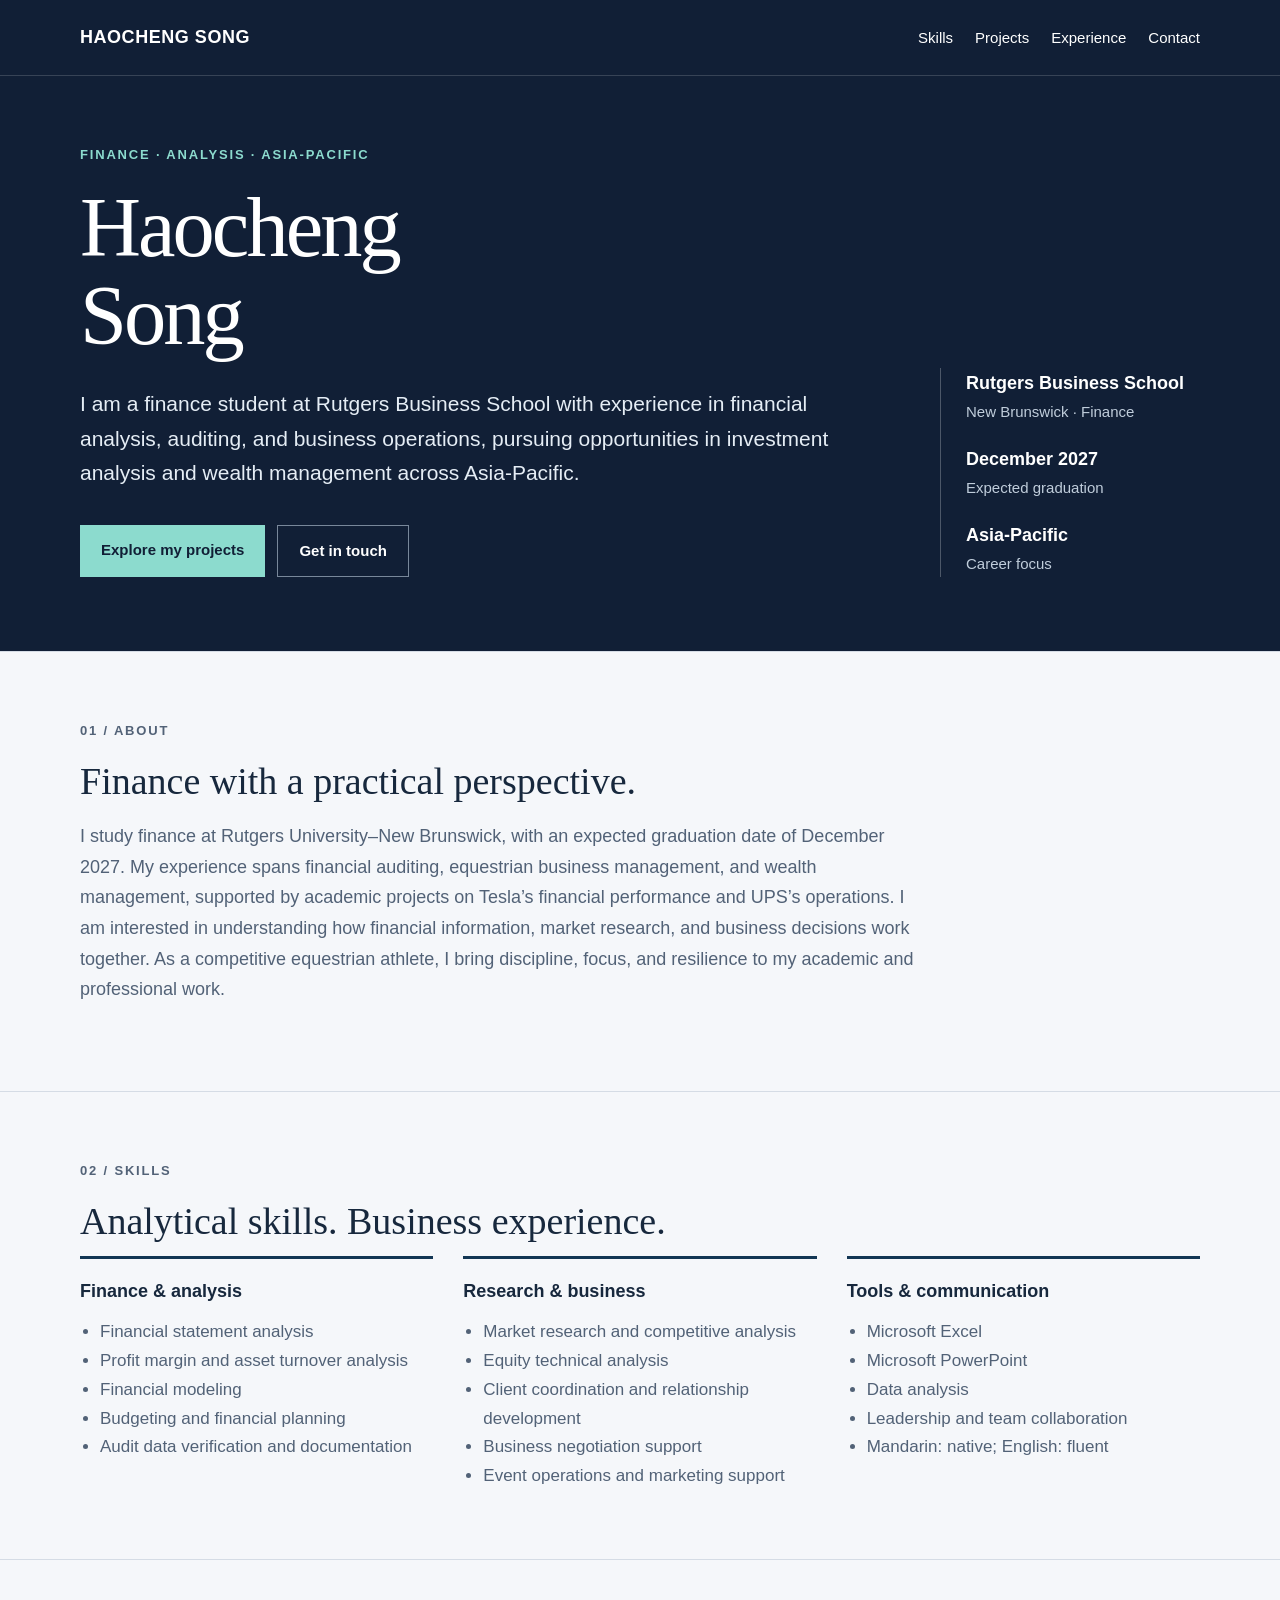
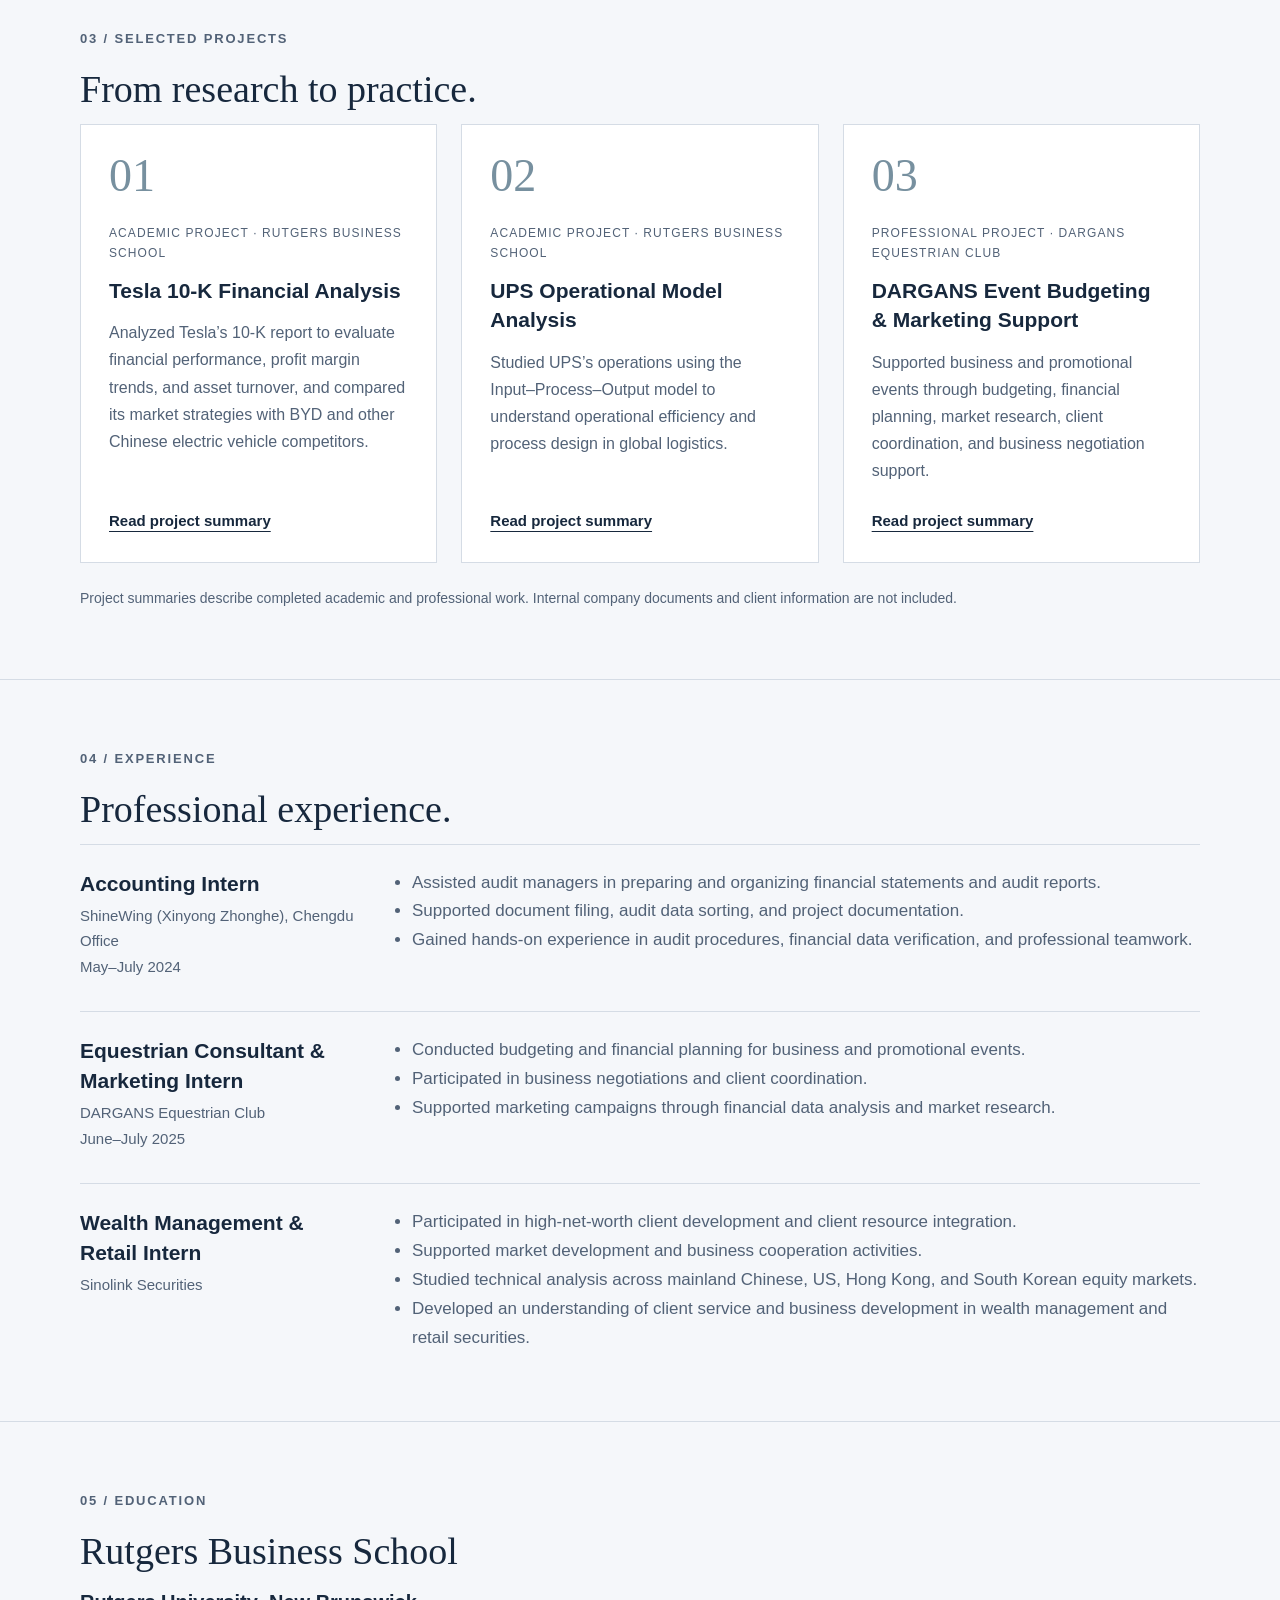
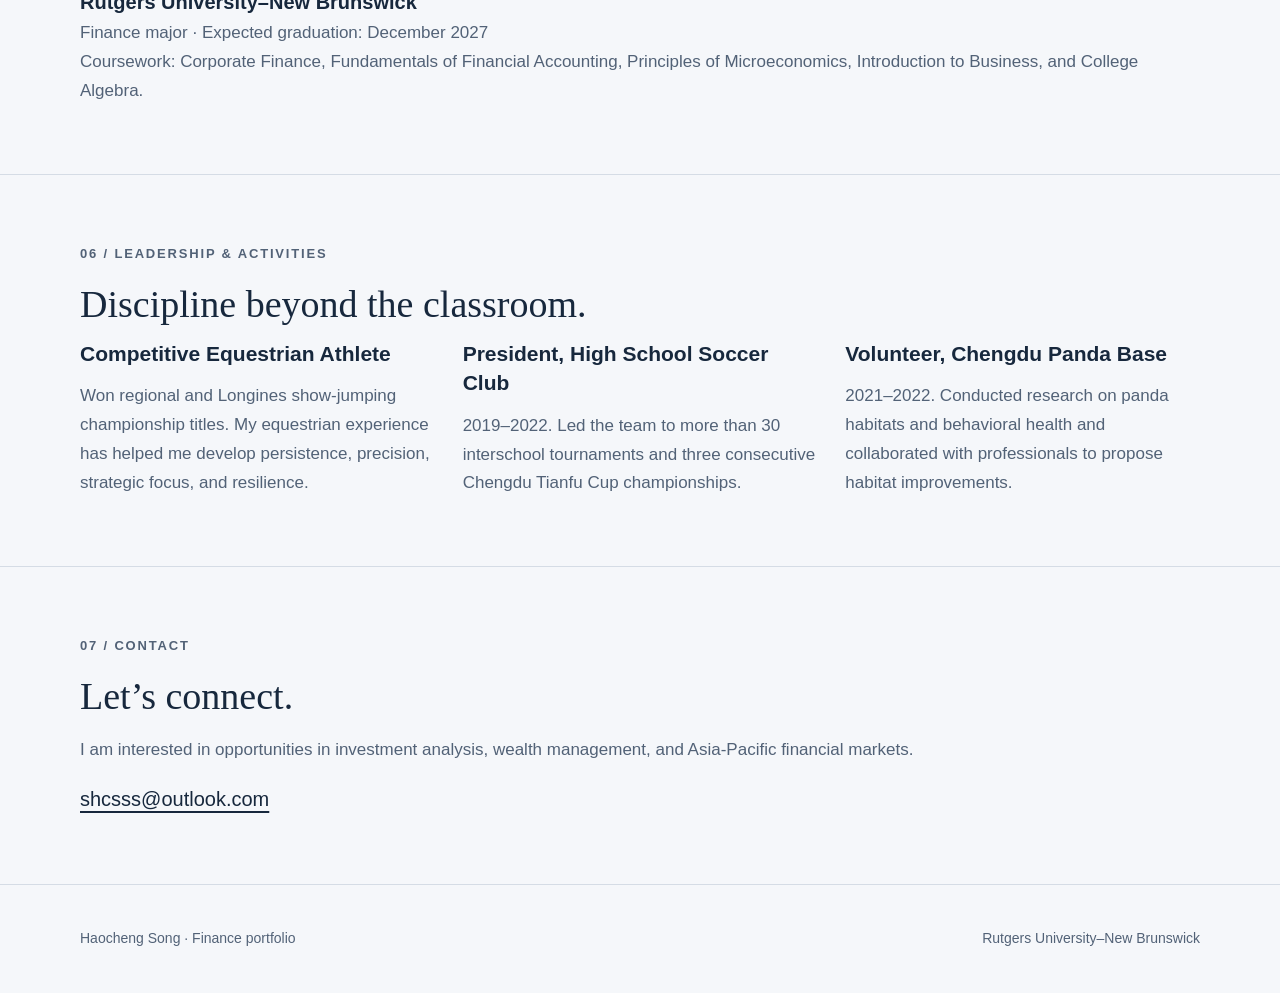
<file: index.html>
<!doctype html><html lang="en"><head><meta charset="utf-8"><meta name="viewport" content="width=device-width,initial-scale=1"><title>Haocheng Song | Finance Portfolio</title><meta name="description" content="I am a finance student at Rutgers Business School with experience in financial analysis, auditing, and business operations, pursuing opportunities in investment analysis and wealth management across Asia-Pacific."><link rel="icon" type="image/svg+xml" href="data:image/svg+xml,%3Csvg xmlns='http://www.w3.org/2000/svg' viewBox='0 0 32 32'%3E%3Crect width='32' height='32' rx='5' fill='%23111f36'/%3E%3Ctext x='16' y='23' text-anchor='middle' font-family='Georgia' font-size='23' fill='%238cdbce'%3EH%3C/text%3E%3C/svg%3E"><link rel="stylesheet" href="styles.css"></head><body><a class="skip" href="#main">Skip to content</a><header><nav class="wrap" aria-label="Main navigation"><a class="brand" href="index.html">HAOCHENG SONG</a><div class="nav-links"><a href="index.html#skills">Skills</a><a href="index.html#projects">Projects</a><a href="index.html#experience">Experience</a><a href="index.html#contact">Contact</a></div></nav></header><main id="main"><section class="hero" id="statement"><div class="wrap"><div class="hero-grid"><div><p class="eyebrow">Finance · Analysis · Asia-Pacific</p><h1>Haocheng<br>Song</h1><p class="statement">I am a finance student at Rutgers Business School with experience in financial analysis, auditing, and business operations, pursuing opportunities in investment analysis and wealth management across Asia-Pacific.</p><div class="hero-bottom"><a class="button" href="#projects">Explore my projects</a><a class="button secondary" href="#contact">Get in touch</a></div></div><aside class="meta" aria-label="Profile details"><p><strong>Rutgers Business School</strong>New Brunswick · Finance</p><p><strong>December 2027</strong>Expected graduation</p><p><strong>Asia-Pacific</strong>Career focus</p></aside></div></div></section><section id="about"><div class="wrap"><p class="eyebrow">01 / About</p><h2>Finance with a practical perspective.</h2><p class="about-copy">I study finance at Rutgers University–New Brunswick, with an expected graduation date of December 2027. My experience spans financial auditing, equestrian business management, and wealth management, supported by academic projects on Tesla’s financial performance and UPS’s operations. I am interested in understanding how financial information, market research, and business decisions work together. As a competitive equestrian athlete, I bring discipline, focus, and resilience to my academic and professional work.</p></div></section><section id="skills"><div class="wrap"><p class="eyebrow">02 / Skills</p><h2>Analytical skills. Business experience.</h2><div class="skills"><div class="skill-group"><h3>Finance &amp; analysis</h3><ul><li>Financial statement analysis</li><li>Profit margin and asset turnover analysis</li><li>Financial modeling</li><li>Budgeting and financial planning</li><li>Audit data verification and documentation</li></ul></div><div class="skill-group"><h3>Research &amp; business</h3><ul><li>Market research and competitive analysis</li><li>Equity technical analysis</li><li>Client coordination and relationship development</li><li>Business negotiation support</li><li>Event operations and marketing support</li></ul></div><div class="skill-group"><h3>Tools &amp; communication</h3><ul><li>Microsoft Excel</li><li>Microsoft PowerPoint</li><li>Data analysis</li><li>Leadership and team collaboration</li><li>Mandarin: native; English: fluent</li></ul></div></div></div></section><section id="projects"><div class="wrap"><p class="eyebrow">03 / Selected projects</p><h2>From research to practice.</h2><div class="projects"><article class="project"><div class="number" aria-hidden="true">01</div><p class="tag">Academic project · Rutgers Business School</p><h3>Tesla 10-K Financial Analysis</h3><p>Analyzed Tesla’s 10-K report to evaluate financial performance, profit margin trends, and asset turnover, and compared its market strategies with BYD and other Chinese electric vehicle competitors.</p><a href="tesla-analysis.html">Read project summary</a></article><article class="project"><div class="number" aria-hidden="true">02</div><p class="tag">Academic project · Rutgers Business School</p><h3>UPS Operational Model Analysis</h3><p>Studied UPS’s operations using the Input–Process–Output model to understand operational efficiency and process design in global logistics.</p><a href="ups-operations.html">Read project summary</a></article><article class="project"><div class="number" aria-hidden="true">03</div><p class="tag">Professional project · DARGANS Equestrian Club</p><h3>DARGANS Event Budgeting &amp; Marketing Support</h3><p>Supported business and promotional events through budgeting, financial planning, market research, client coordination, and business negotiation support.</p><a href="dargans-business.html">Read project summary</a></article></div><p class="note">Project summaries describe completed academic and professional work. Internal company documents and client information are not included.</p></div></section><section id="experience"><div class="wrap"><p class="eyebrow">04 / Experience</p><h2>Professional experience.</h2><div class="experience-list"><article class="experience-item"><div><h3>Accounting Intern</h3><p>ShineWing (Xinyong Zhonghe), Chengdu Office</p><p>May–July 2024</p></div><ul><li>Assisted audit managers in preparing and organizing financial statements and audit reports.</li><li>Supported document filing, audit data sorting, and project documentation.</li><li>Gained hands-on experience in audit procedures, financial data verification, and professional teamwork.</li></ul></article><article class="experience-item"><div><h3>Equestrian Consultant &amp; Marketing Intern</h3><p>DARGANS Equestrian Club</p><p>June–July 2025</p></div><ul><li>Conducted budgeting and financial planning for business and promotional events.</li><li>Participated in business negotiations and client coordination.</li><li>Supported marketing campaigns through financial data analysis and market research.</li></ul></article><article class="experience-item"><div><h3>Wealth Management &amp; Retail Intern</h3><p>Sinolink Securities</p><p></p></div><ul><li>Participated in high-net-worth client development and client resource integration.</li><li>Supported market development and business cooperation activities.</li><li>Studied technical analysis across mainland Chinese, US, Hong Kong, and South Korean equity markets.</li><li>Developed an understanding of client service and business development in wealth management and retail securities.</li></ul></article></div></div></section><section id="education"><div class="wrap"><p class="eyebrow">05 / Education</p><h2>Rutgers Business School</h2><div class="education"><div><p><strong>Rutgers University–New Brunswick</strong>Finance major · Expected graduation: December 2027</p><p>Coursework: Corporate Finance, Fundamentals of Financial Accounting, Principles of Microeconomics, Introduction to Business, and College Algebra.</p></div></div></div></section><section id="leadership"><div class="wrap"><p class="eyebrow">06 / Leadership & activities</p><h2>Discipline beyond the classroom.</h2><div class="leadership-grid"><article><h3>Competitive Equestrian Athlete</h3><p>Won regional and Longines show-jumping championship titles. My equestrian experience has helped me develop persistence, precision, strategic focus, and resilience.</p></article><article><h3>President, High School Soccer Club</h3><p>2019–2022. Led the team to more than 30 interschool tournaments and three consecutive Chengdu Tianfu Cup championships.</p></article><article><h3>Volunteer, Chengdu Panda Base</h3><p>2021–2022. Conducted research on panda habitats and behavioral health and collaborated with professionals to propose habitat improvements.</p></article></div></div></section><section id="contact"><div class="wrap"><p class="eyebrow">07 / Contact</p><h2>Let’s connect.</h2><div class="contact"><p>I am interested in opportunities in investment analysis, wealth management, and Asia-Pacific financial markets.</p><a href="mailto:shcsss@outlook.com">shcsss@outlook.com</a></div></div></section></main><footer><div class="wrap footer-row"><p>Haocheng Song · Finance portfolio</p><p>Rutgers University–New Brunswick</p></div></footer></body></html>
</file>
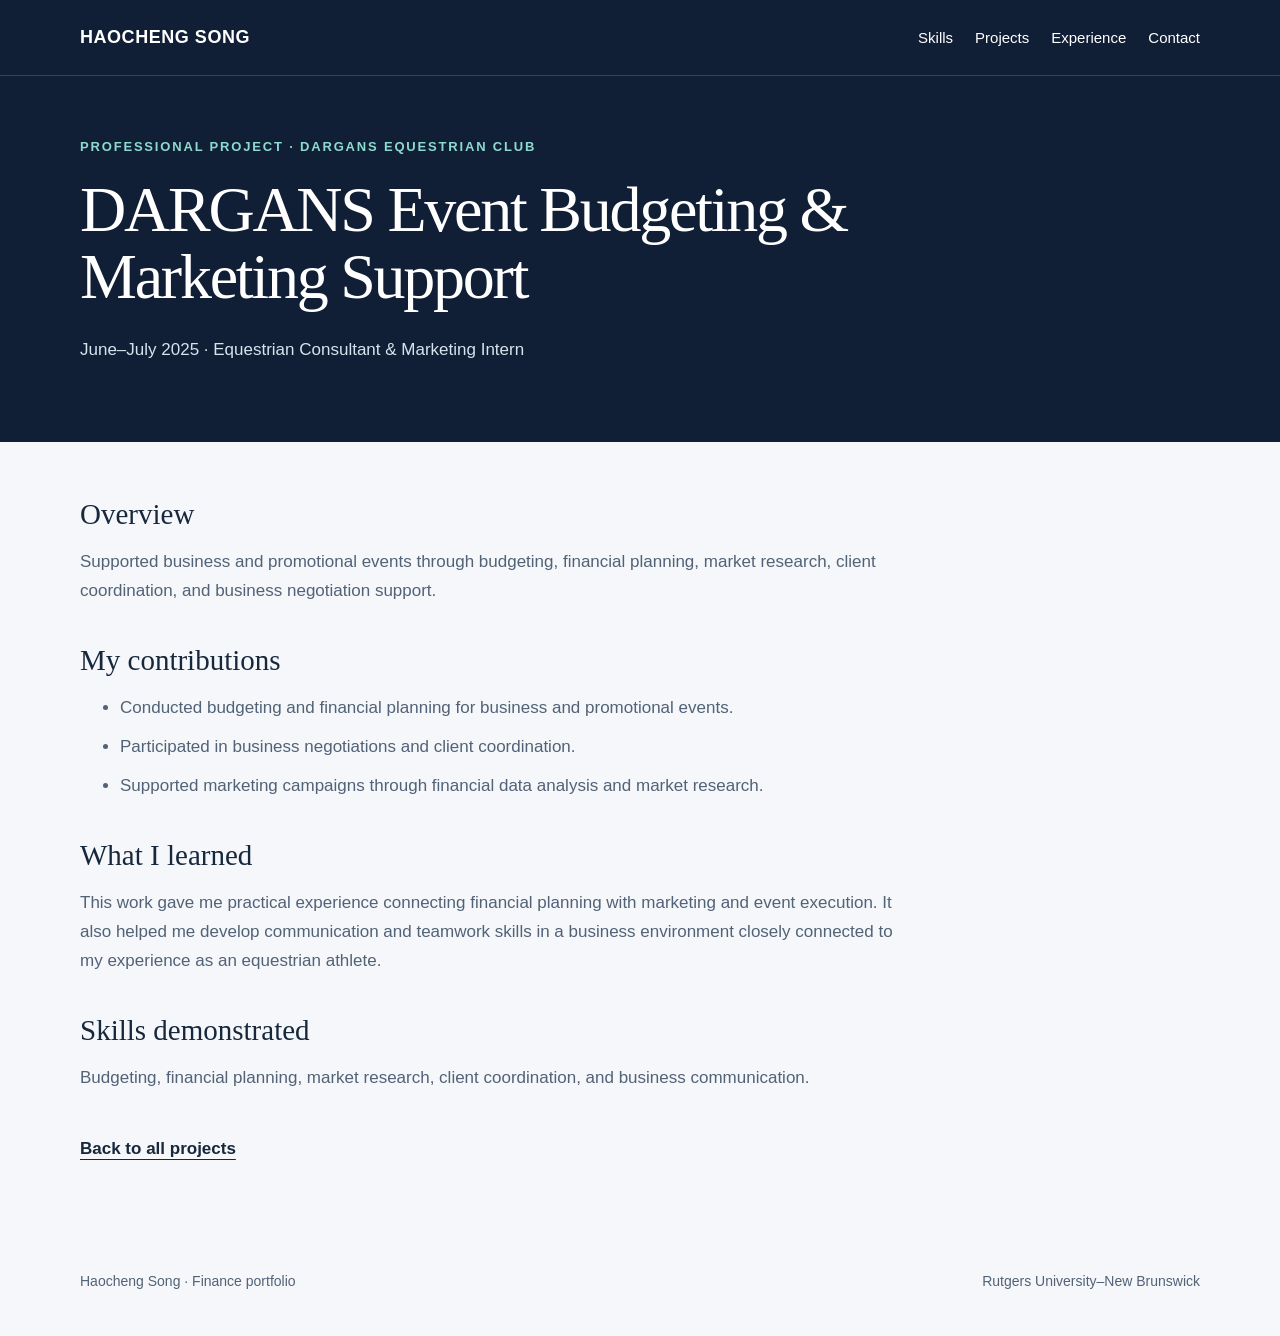
<file: dargans-business.html>
<!doctype html><html lang="en"><head><meta charset="utf-8"><meta name="viewport" content="width=device-width,initial-scale=1"><title>DARGANS Event Budgeting &amp; Marketing Support | Haocheng Song</title><meta name="description" content="Supported business and promotional events through budgeting, financial planning, market research, client coordination, and business negotiation support."><link rel="icon" type="image/svg+xml" href="data:image/svg+xml,%3Csvg xmlns='http://www.w3.org/2000/svg' viewBox='0 0 32 32'%3E%3Crect width='32' height='32' rx='5' fill='%23111f36'/%3E%3Ctext x='16' y='23' text-anchor='middle' font-family='Georgia' font-size='23' fill='%238cdbce'%3EH%3C/text%3E%3C/svg%3E"><link rel="stylesheet" href="styles.css"></head><body><a class="skip" href="#main">Skip to content</a><header><nav class="wrap" aria-label="Main navigation"><a class="brand" href="index.html">HAOCHENG SONG</a><div class="nav-links"><a href="index.html#skills">Skills</a><a href="index.html#projects">Projects</a><a href="index.html#experience">Experience</a><a href="index.html#contact">Contact</a></div></nav></header><main id="main"><div class="case-hero"><div class="wrap"><p class="eyebrow">Professional project · DARGANS Equestrian Club</p><h1>DARGANS Event Budgeting &amp; Marketing Support</h1><p>June–July 2025 · Equestrian Consultant &amp; Marketing Intern</p></div></div><div class="wrap"><article class="case-body"><h2>Overview</h2><p>Supported business and promotional events through budgeting, financial planning, market research, client coordination, and business negotiation support.</p><h2>My contributions</h2><ul><li>Conducted budgeting and financial planning for business and promotional events.</li><li>Participated in business negotiations and client coordination.</li><li>Supported marketing campaigns through financial data analysis and market research.</li></ul><h2>What I learned</h2><p>This work gave me practical experience connecting financial planning with marketing and event execution. It also helped me develop communication and teamwork skills in a business environment closely connected to my experience as an equestrian athlete.</p><h2>Skills demonstrated</h2><p>Budgeting, financial planning, market research, client coordination, and business communication.</p><a class="back" href="index.html#projects">Back to all projects</a></article></div></main><footer><div class="wrap footer-row"><p>Haocheng Song · Finance portfolio</p><p>Rutgers University–New Brunswick</p></div></footer></body></html>
</file>
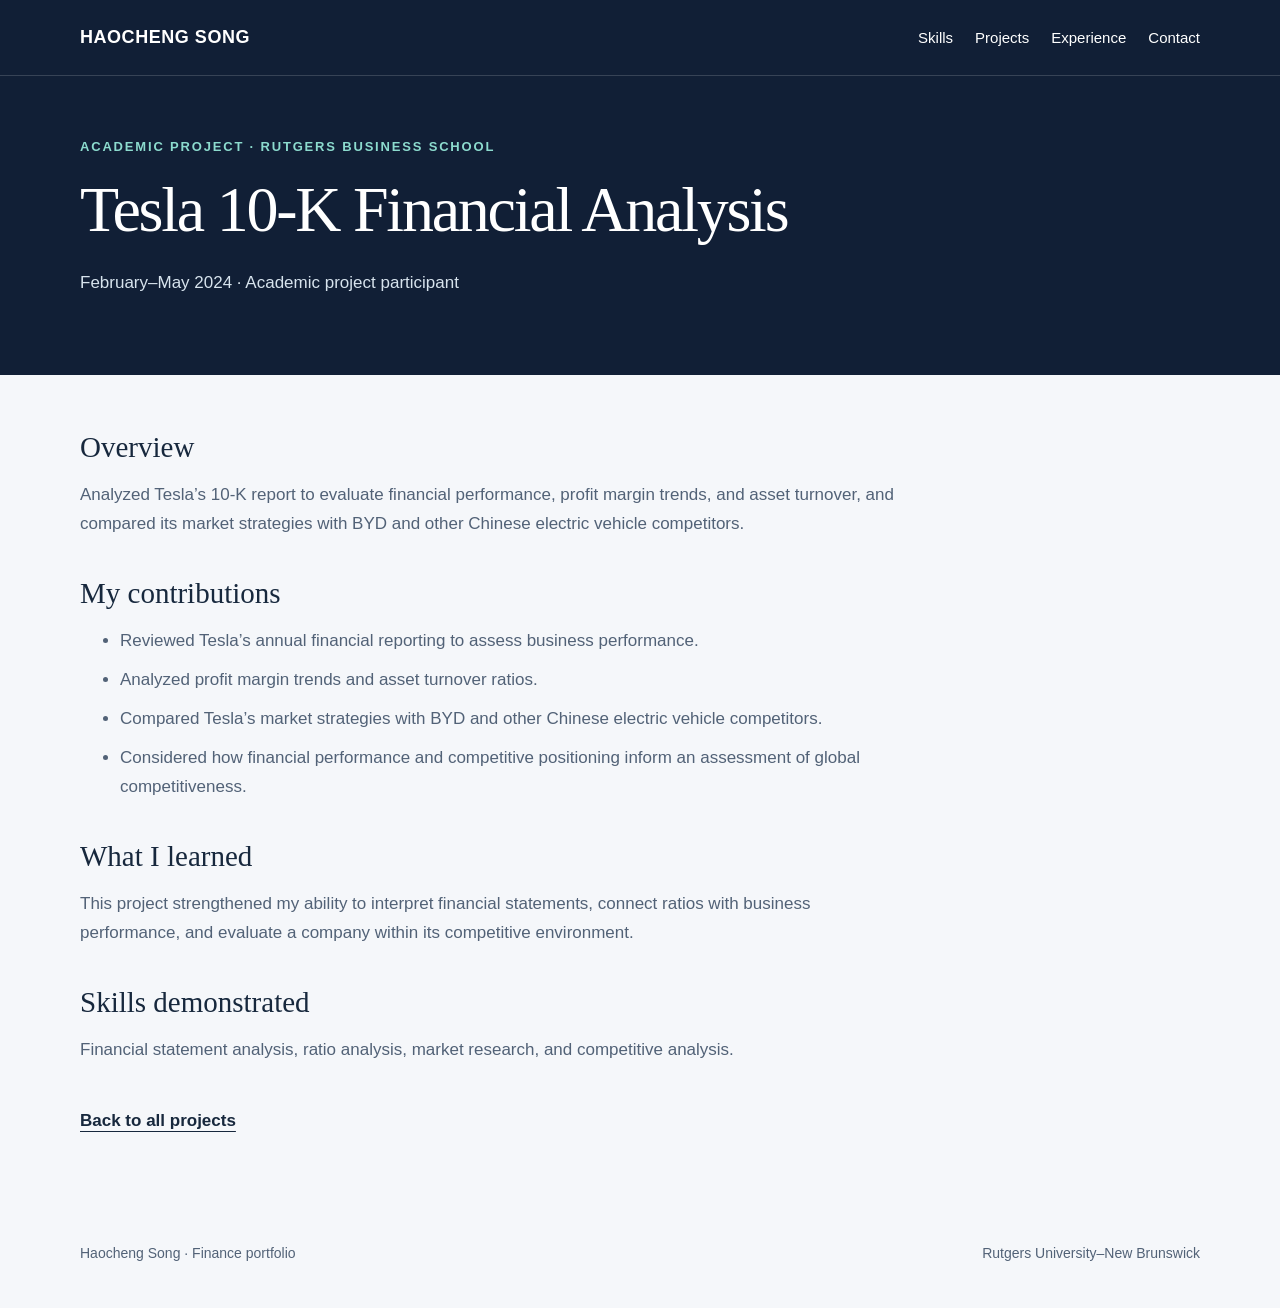
<file: tesla-analysis.html>
<!doctype html><html lang="en"><head><meta charset="utf-8"><meta name="viewport" content="width=device-width,initial-scale=1"><title>Tesla 10-K Financial Analysis | Haocheng Song</title><meta name="description" content="Analyzed Tesla’s 10-K report to evaluate financial performance, profit margin trends, and asset turnover, and compared its market strategies with BYD and other Chinese electric vehicle competitors."><link rel="icon" type="image/svg+xml" href="data:image/svg+xml,%3Csvg xmlns='http://www.w3.org/2000/svg' viewBox='0 0 32 32'%3E%3Crect width='32' height='32' rx='5' fill='%23111f36'/%3E%3Ctext x='16' y='23' text-anchor='middle' font-family='Georgia' font-size='23' fill='%238cdbce'%3EH%3C/text%3E%3C/svg%3E"><link rel="stylesheet" href="styles.css"></head><body><a class="skip" href="#main">Skip to content</a><header><nav class="wrap" aria-label="Main navigation"><a class="brand" href="index.html">HAOCHENG SONG</a><div class="nav-links"><a href="index.html#skills">Skills</a><a href="index.html#projects">Projects</a><a href="index.html#experience">Experience</a><a href="index.html#contact">Contact</a></div></nav></header><main id="main"><div class="case-hero"><div class="wrap"><p class="eyebrow">Academic project · Rutgers Business School</p><h1>Tesla 10-K Financial Analysis</h1><p>February–May 2024 · Academic project participant</p></div></div><div class="wrap"><article class="case-body"><h2>Overview</h2><p>Analyzed Tesla’s 10-K report to evaluate financial performance, profit margin trends, and asset turnover, and compared its market strategies with BYD and other Chinese electric vehicle competitors.</p><h2>My contributions</h2><ul><li>Reviewed Tesla’s annual financial reporting to assess business performance.</li><li>Analyzed profit margin trends and asset turnover ratios.</li><li>Compared Tesla’s market strategies with BYD and other Chinese electric vehicle competitors.</li><li>Considered how financial performance and competitive positioning inform an assessment of global competitiveness.</li></ul><h2>What I learned</h2><p>This project strengthened my ability to interpret financial statements, connect ratios with business performance, and evaluate a company within its competitive environment.</p><h2>Skills demonstrated</h2><p>Financial statement analysis, ratio analysis, market research, and competitive analysis.</p><a class="back" href="index.html#projects">Back to all projects</a></article></div></main><footer><div class="wrap footer-row"><p>Haocheng Song · Finance portfolio</p><p>Rutgers University–New Brunswick</p></div></footer></body></html>
</file>
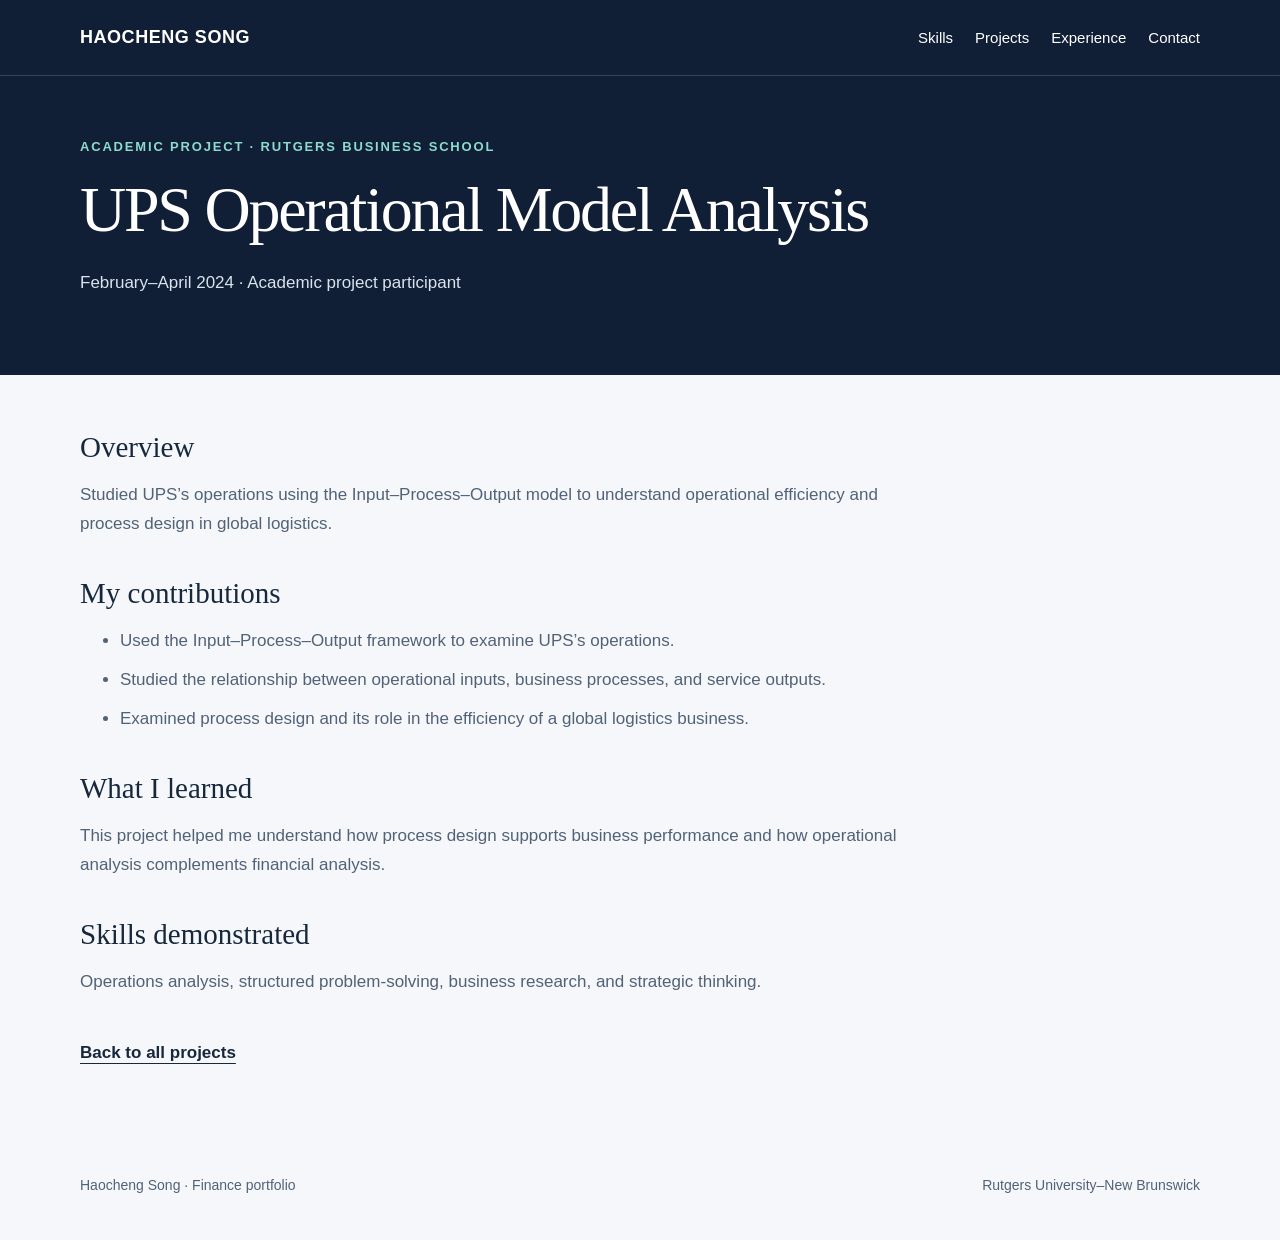
<file: ups-operations.html>
<!doctype html><html lang="en"><head><meta charset="utf-8"><meta name="viewport" content="width=device-width,initial-scale=1"><title>UPS Operational Model Analysis | Haocheng Song</title><meta name="description" content="Studied UPS’s operations using the Input–Process–Output model to understand operational efficiency and process design in global logistics."><link rel="icon" type="image/svg+xml" href="data:image/svg+xml,%3Csvg xmlns='http://www.w3.org/2000/svg' viewBox='0 0 32 32'%3E%3Crect width='32' height='32' rx='5' fill='%23111f36'/%3E%3Ctext x='16' y='23' text-anchor='middle' font-family='Georgia' font-size='23' fill='%238cdbce'%3EH%3C/text%3E%3C/svg%3E"><link rel="stylesheet" href="styles.css"></head><body><a class="skip" href="#main">Skip to content</a><header><nav class="wrap" aria-label="Main navigation"><a class="brand" href="index.html">HAOCHENG SONG</a><div class="nav-links"><a href="index.html#skills">Skills</a><a href="index.html#projects">Projects</a><a href="index.html#experience">Experience</a><a href="index.html#contact">Contact</a></div></nav></header><main id="main"><div class="case-hero"><div class="wrap"><p class="eyebrow">Academic project · Rutgers Business School</p><h1>UPS Operational Model Analysis</h1><p>February–April 2024 · Academic project participant</p></div></div><div class="wrap"><article class="case-body"><h2>Overview</h2><p>Studied UPS’s operations using the Input–Process–Output model to understand operational efficiency and process design in global logistics.</p><h2>My contributions</h2><ul><li>Used the Input–Process–Output framework to examine UPS’s operations.</li><li>Studied the relationship between operational inputs, business processes, and service outputs.</li><li>Examined process design and its role in the efficiency of a global logistics business.</li></ul><h2>What I learned</h2><p>This project helped me understand how process design supports business performance and how operational analysis complements financial analysis.</p><h2>Skills demonstrated</h2><p>Operations analysis, structured problem-solving, business research, and strategic thinking.</p><a class="back" href="index.html#projects">Back to all projects</a></article></div></main><footer><div class="wrap footer-row"><p>Haocheng Song · Finance portfolio</p><p>Rutgers University–New Brunswick</p></div></footer></body></html>
</file>
<file: styles.css>
:root{--navy:#111f36;--blue:#123654;--paper:#f5f7fa;--ink:#17283d;--muted:#526277;--line:#d5dce5;--accent:#8cdbce}*{box-sizing:border-box}html{scroll-behavior:smooth;scroll-padding-top:100px}body{margin:0;background:var(--paper);color:var(--ink);font:17px/1.7 Arial,Helvetica,sans-serif}a{color:inherit}a:focus-visible{outline:3px solid #278579;outline-offset:6px}.skip{position:absolute;top:-100px;left:20px;background:white;padding:10px;z-index:5}.skip:focus{top:10px}.wrap{width:min(1120px,calc(100% - 64px));margin:auto}header{background:var(--navy);color:white;border-bottom:1px solid #ffffff29}nav{display:flex;justify-content:space-between;align-items:center;gap:24px;padding:22px 0}.brand{font-weight:700;text-decoration:none;font-size:18px;letter-spacing:.03em}.nav-links{display:flex;gap:28px;font-size:15px}.nav-links a{text-decoration:none}.nav-links a:hover{text-decoration:underline}.hero{background:var(--navy);color:white;padding:68px 0 74px}.hero-grid{display:grid;grid-template-columns:1fr 260px;gap:70px;align-items:end}.eyebrow{text-transform:uppercase;font-size:13px;letter-spacing:.14em;font-weight:700;color:var(--muted);margin:0 0 18px}.hero .eyebrow{color:var(--accent)}h1{font:normal clamp(48px,6.6vw,86px)/1.05 Georgia,serif;margin:0 0 26px;letter-spacing:-.035em}.statement{font-size:21px;max-width:760px;line-height:1.65;margin:0;color:#e5edf5}.meta{border-left:1px solid #ffffff40;padding-left:25px;font-size:15px;color:#c0cddb}.meta strong{display:block;color:white;font-size:18px}.meta p{margin:0 0 20px}.meta p:last-child{margin:0}.hero-bottom{margin-top:34px;display:flex;gap:12px;flex-wrap:wrap}.button{display:inline-block;text-decoration:none;padding:12px 21px;background:var(--accent);color:var(--navy);font-weight:700;font-size:15px}.button:hover{background:#b5eee4}.button.secondary{background:transparent;color:white;border:1px solid #78879a}section{padding:68px 0;border-bottom:1px solid var(--line)}.section-heading{display:flex;justify-content:space-between;gap:30px;align-items:start;margin-bottom:32px}h2{font:normal 38px/1.15 Georgia,serif;margin:0 0 12px}h3{font-size:21px;line-height:1.4;margin:0 0 14px}.section-heading p{color:var(--muted);max-width:440px;margin:0}.skills{display:grid;grid-template-columns:repeat(3,1fr);gap:30px}.skill-group{border-top:3px solid var(--blue);padding-top:20px}.skill-group h3{font-size:18px}.skill-group ul{padding-left:20px;margin:0;color:var(--muted)}.projects{display:grid;grid-template-columns:repeat(3,1fr);gap:24px}.project{background:white;border:1px solid var(--line);padding:28px;display:flex;flex-direction:column}.project .number{font:normal 46px/1 Georgia,serif;color:#77909f;margin-bottom:24px}.project .tag{font-size:12px;letter-spacing:.09em;text-transform:uppercase;color:var(--muted);margin:0 0 12px}.project p{font-size:16px;color:var(--muted);margin:0 0 24px}.project a{font-weight:700;font-size:15px;text-underline-offset:5px;margin-top:auto}.note{color:var(--muted);font-size:14px;margin:24px 0 0}.education{display:flex;justify-content:space-between;gap:30px}.education p{margin:0;color:var(--muted)}.education strong{display:block;color:var(--ink);font-size:20px}footer{padding:28px 0;color:var(--muted);font-size:14px}.footer-row{display:flex;justify-content:space-between;gap:20px}.case-hero{padding:60px 0;background:var(--navy);color:white}.case-hero h1{font-size:clamp(38px,5vw,64px);max-width:900px}.case-hero .eyebrow{color:var(--accent)}.case-hero p{color:#d7e3ed;max-width:760px}.case-body{max-width:820px;padding:56px 0 64px}.case-body h2{font-size:29px;margin-top:38px}.case-body h2:first-child{margin-top:0}.case-body p,.case-body li{color:var(--muted)}.case-body li{margin:10px 0}.back{display:inline-block;margin-top:25px;font-weight:bold;text-underline-offset:5px}@media(max-width:850px){.hero-grid{grid-template-columns:1fr;gap:38px}.meta{display:flex;gap:28px;flex-wrap:wrap}.meta p{margin:0}.projects{grid-template-columns:1fr}.skills{grid-template-columns:1fr;gap:26px}.section-heading{display:block}.section-heading p{margin-top:18px}.education{display:block}.education>p{margin-top:18px}}@media(max-width:560px){.wrap{width:calc(100% - 36px)}nav{align-items:start;flex-direction:column;gap:12px}.nav-links{gap:22px}.hero{padding:42px 0 48px}.statement{font-size:18px}.hero-grid{gap:30px}.meta{display:block}.meta p{margin:0 0 16px}section{padding:44px 0}h2{font-size:32px}.footer-row{display:block}.footer-row p{margin:4px 0}}@media(prefers-reduced-motion:reduce){html{scroll-behavior:auto}}
.about-copy{max-width:850px;color:var(--muted);font-size:18px}.experience-list{display:grid;gap:32px}.experience-item{border-top:1px solid var(--line);padding-top:24px;display:grid;grid-template-columns:280px 1fr;gap:32px}.experience-item h3{margin-bottom:5px}.experience-item p{margin:0;color:var(--muted);font-size:15px}.experience-item ul{margin:0;padding-left:20px;color:var(--muted)}.leadership-grid{display:grid;grid-template-columns:repeat(3,1fr);gap:28px}.leadership-grid p{color:var(--muted);margin:0}.contact a{font-size:20px;text-underline-offset:5px}.contact p{color:var(--muted)}@media(max-width:850px){.experience-item{grid-template-columns:1fr;gap:15px}.leadership-grid{grid-template-columns:1fr}}@media(min-width:851px){.nav-links{gap:22px}}
</file>
